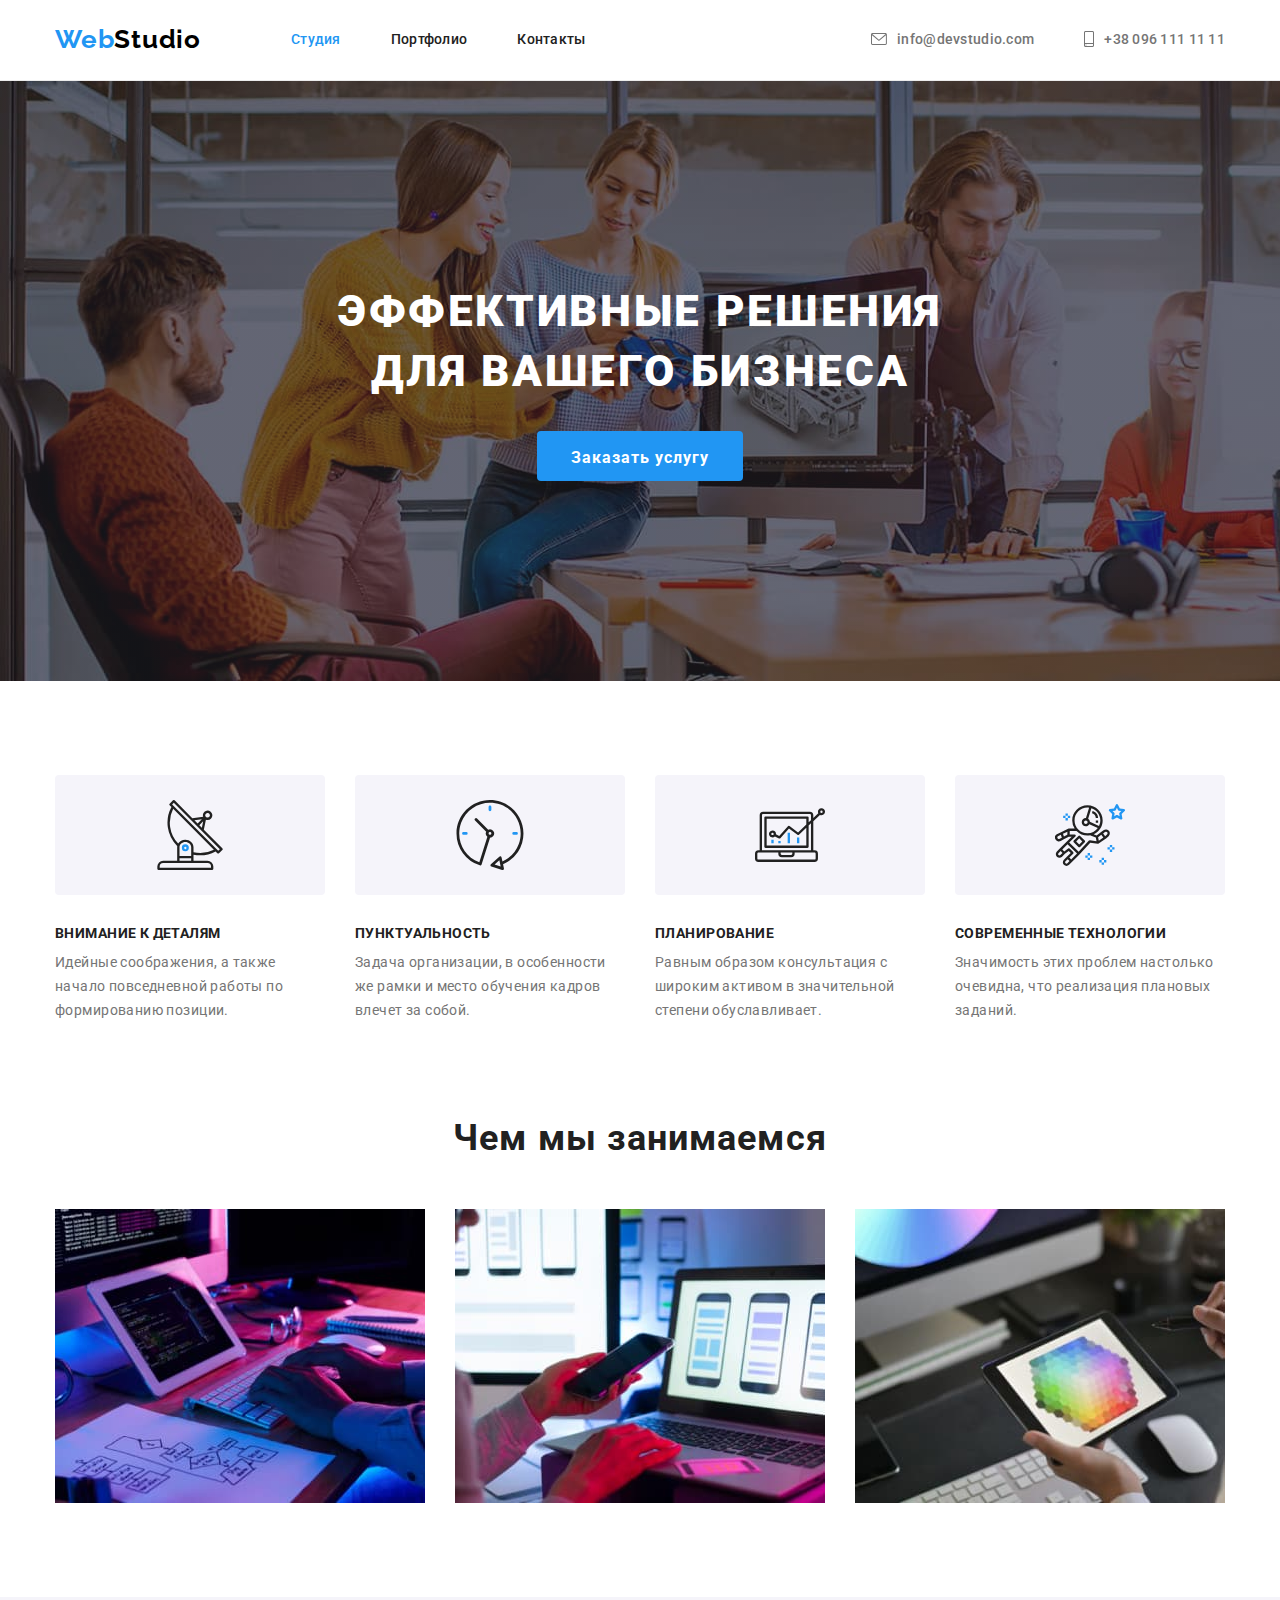
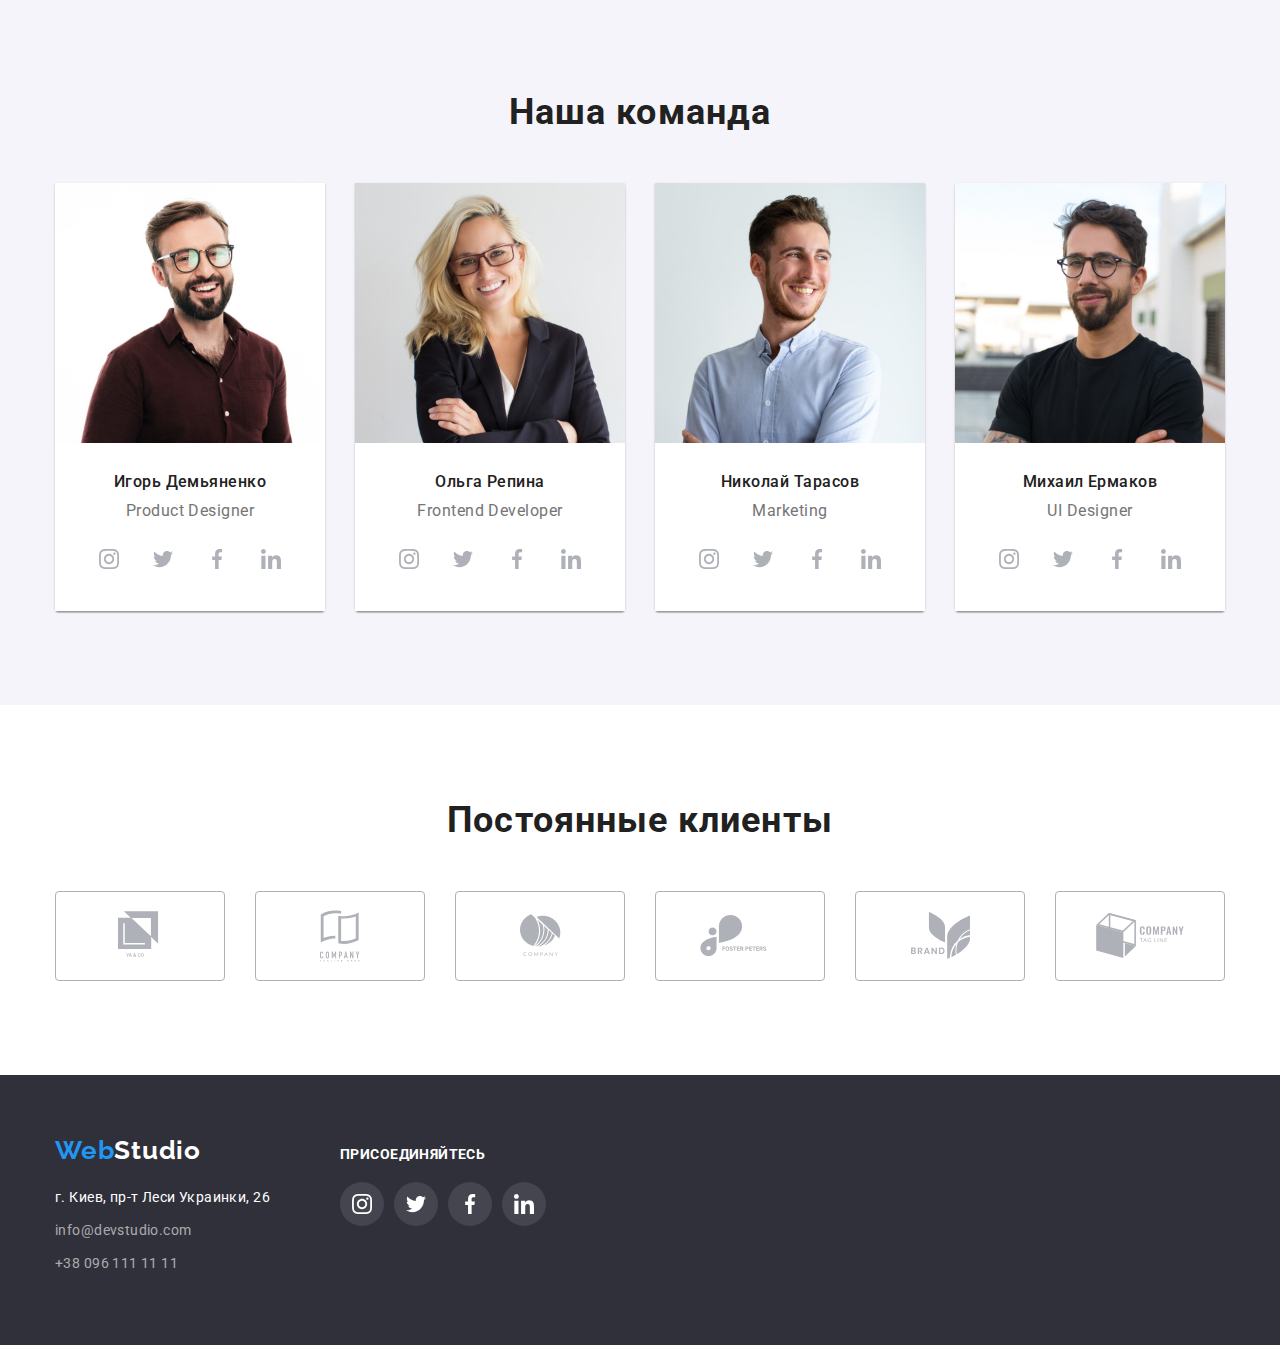
<file: index.html>
<!DOCTYPE html>
<html lang="ru">
<head>
    <meta charset="UTF-8">
    <meta name="viewport" content="width=device-width, initial-scale=1.0">
    <title>WebStudio</title>
    <link rel="stylesheet" href="https://cdnjs.cloudflare.com/ajax/libs/modern-normalize/1.0.0/modern-normalize.min.css">
    <link rel="preconnect" href="https://fonts.gstatic.com">
    <link href="https://fonts.googleapis.com/css2?family=Raleway:wght@700&family=Roboto:wght@400;500;700;900&display=swap" rel="stylesheet">
    <link rel="stylesheet" href="./css/styles.css">
</head>
<body>
    <header class="header ">
        <div class="container">
            <nav class="navigation">
                <a class="logo logo-light-theme" href="#"><span class="logo-accent">Web</span>Studio</a>
                <ul class="navigation-list list">
                    <li class="navigation-item">
                        <a class="navigation-link current" href="index.html" target="_blank">Студия</a>
                    </li>
                    <li class="navigation-item">
                        <a class="navigation-link" href="portfolio.html" target="_blank">Портфолио</a>
                    </li>
                    <li class="navigation-item">
                        <a class="navigation-link" href="#">Контакты</a>
                    </li>
                </ul>
            </nav>
            <address class="address">
                <ul class="address-list list">
                    <li class="address-item">
                        <a class="address-link" href="mailto:info@devstudio.com">
                            <svg class="adress-icon" width="16" height="12">
                                <use href="./images/sprite.svg#envelope"></use>
                            </svg>
                            <span>info@devstudio.com</span>
                        </a>
                    </li>
                    <li class="address-item">
                        <a class="address-link" href="tel:+380961111111">
                            <svg class="adress-icon" width="10px" height="16px">
                                <use href="./images/sprite.svg#smartphone"></use>
                            </svg>
                            <span>+38 096 111 11 11</span></a>
                    </li>
                </ul>
            </address>
        </div>    
    </header>
    <main>

        <!--HERO-->
        <section class="hero section">
            <div class="container">
                <h1 class="hero-title">Эффективные решения для вашего бизнеса</h1>
                <button class="modal-btn" type="button">Заказать услугу</button>
            </div>
        </section>

        <!--Our principles-->
        <section class="principles section">
            <div class="container">
                <h2 class="principles visually-hidden">Нашы принципы</h2>
                <ul class="principles-list list">
                    <li class="principles-item">
                        <div class=principles-icon-container>
                            <svg class="priciples-icon">
                                <use href="./images/sprite.svg#antenna"></use>
                            </svg>
                        </div>
                            <h3 class="principles-item-title">Внимание к деталям</h3>
                        <p class="principles-item-text">Идейные соображения, а также начало повседневной работы по формированию позиции.</p>
                    </li>
                    <li class="principles-item">
                        <div class=principles-icon-container>
                            <svg class="priciples-icon">
                                <use href="./images/sprite.svg#clock"></use>
                            </svg>
                        </div>
                        <h3 class="principles-item-title">Пунктуальность</h3>
                        <p class="principles-item-text">Задача организации, в особенности же рамки и место обучения кадров влечет за собой.</p>
                    </li>
                    <li class="principles-item">
                        <div class=principles-icon-container>
                            <svg class="priciples-icon">
                                <use href="./images/sprite.svg#diagram"></use>
                            </svg>
                        </div>
                        <h3 class="principles-item-title">Планирование</h3>
                        <p class="principles-item-text">Равным образом консультация с широким активом в значительной степени обуславливает.</p>
                    </li>
                    <li class="principles-item">
                        <div class=principles-icon-container>
                            <svg class="priciples-icon">
                                <use href="./images/sprite.svg#astronaut"></use>
                            </svg>
                        </div>
                        <h3 class="principles-item-title">Современные технологии</h3>
                        <p class="principles-item-text">Значимость этих проблем настолько очевидна, что реализация плановых заданий.</p>
                    </li>
                </ul>
            </div>
        </section>

        <!--What we are doing-->
        <section class="work">
            <div class="container">
                <h2 class="work-title title">Чем мы занимаемся</h2>
                <ul class="work-list list">
                    <li class="work-item">
                        <a class="work-link">
                            <img class="work-link-img" src="./images/what-we-do1.jpg" alt="набор кода на планшете через клавиатуру и часть монитора" width="370" height="294">
                        </a>
                    </li>
                    <li class="work-item">
                        <a class="work-link">
                            <img class="work-link-img" src="./images/what-we-do2.jpg" alt="телефон и три макета телефонов на ноутбуке" width="370" height="294">
                        </a>
                    </li>
                    <li class="work-item">
                        <a class="work-link">
                            <img class="work-link-img" src="./images/what-we-do3.jpg" alt="цветовая палитра на планшете и часть монитора" width="370" height="294">
                        </a>
                    </li>
                </ul>
            </div>
        </section>

        <!--Our team-->
        <section class="team section">
            <div class="container">
                <h2 class="team-title title">Наша команда</h2>
                <ul class="team-members list">
                    <li class="team-member">
                        <img class="team-member-img" src="./images/member1.jpg" alt="мужчина в бордовой рубашке" width="270" height="260">
                        <div class="team-member-wrapper">    
                            <h3 class="team-member-name">Игорь Демьяненко</h3>
                            <p class="team-member-position" lang="en">Product Designer</p>
                            <ul class="social-list list">
                                <li class="social-list-item">
                                    <a class="social-list-link" href="#" target="_blank">
                                        <svg class="social-list-icon">
                                            <use href="./images/sprite.svg#instagram"></use>
                                        </svg>
                                    </a>    
                                </li>

                                <li class="social-list-item">
                                    <a class="social-list-link" href="#" target="_blank">
                                        <svg class="social-list-icon">
                                            <use href="./images/sprite.svg#twitter"></use>
                                        </svg>
                                    </a>    
                                </li>

                                <li class="social-list-item">
                                    <a class="social-list-link" href="#" target="_blank">
                                        <svg class="social-list-icon">
                                            <use href="./images/sprite.svg#facebook"></use>
                                        </svg>
                                    </a>    
                                </li>

                                <li class="social-list-item">
                                    <a class="social-list-link" href="#" target="_blank">
                                        <svg class="social-list-icon">
                                            <use href="./images/sprite.svg#linkedin"></use>
                                        </svg>
                                    </a>    
                                </li>
                            </ul>
                        </div>
                    </li>
                    <li class="team-member">
                        <img class="team-member-img" src="./images/member2.jpg" alt="девушка в костюме" width="270" height="260">
                        <div class="team-member-wrapper">
                            <h3 class="team-member-name">Ольга Репина</h3>
                            <p class="team-member-position" lang="en">Frontend Developer</p>
                            <ul class="social-list list">
                                <li class="social-list-item">
                                    <a class="social-list-link" href="#" target="_blank">
                                        <svg class="social-list-icon">
                                            <use href="./images/sprite.svg#instagram"></use>
                                        </svg>
                                    </a>    
                                </li>
                                <li class="social-list-item">
                                    <a class="social-list-link" href="#" target="_blank">
                                        <svg class="social-list-icon">
                                            <use href="./images/sprite.svg#twitter"></use>
                                        </svg>
                                    </a>    
                                </li>
                                <li class="social-list-item">
                                    <a class="social-list-link" href="#" target="_blank">
                                        <svg class="social-list-icon">
                                            <use href="./images/sprite.svg#facebook"></use>
                                        </svg>
                                    </a>    
                                </li>
                                <li class="social-list-item">
                                    <a class="social-list-link" href="#" target="_blank">
                                        <svg class="social-list-icon">
                                            <use href="./images/sprite.svg#linkedin"></use>
                                        </svg>
                                    </a>    
                                </li>
                            </ul>
                        </div>
                    </li>
                    <li class="team-member">
                        <img class="team-member-img" src="./images/member3.jpg" alt="мужчина в светлой рубашке" width="270" height="260">
                        <div class="team-member-wrapper">
                            <h3 class="team-member-name">Николай Тарасов</h3>
                            <p class="team-member-position" lang="en">Marketing</p>
                            <ul class="social-list list">
                                <li class="social-list-item">
                                    <a class="social-list-link" href="#" target="_blank">
                                        <svg class="social-list-icon">
                                            <use href="./images/sprite.svg#instagram"></use>
                                        </svg>
                                    </a>    
                                </li>
                                <li class="social-list-item">
                                    <a class="social-list-link" href="#" target="_blank">
                                        <svg class="social-list-icon">
                                            <use href="./images/sprite.svg#twitter"></use>
                                        </svg>
                                    </a>    
                                </li>
                                <li class="social-list-item">
                                    <a class="social-list-link" href="#" target="_blank">
                                        <svg class="social-list-icon">
                                            <use href="./images/sprite.svg#facebook"></use>
                                        </svg>
                                    </a>    
                                </li>
                                <li class="social-list-item">
                                    <a class="social-list-link" href="#" target="_blank">
                                        <svg class="social-list-icon">
                                            <use href="./images/sprite.svg#linkedin"></use>
                                        </svg>
                                    </a>    
                                </li>
                            </ul>
                        </div>
                    </li>
                    <li class="team-member">
                        <img class="team-member-img" src="./images/member4.jpg" alt="мужчина в черной футболке" width="270" height="260">
                        <div class="team-member-wrapper">
                            <h3 class="team-member-name">Михаил Ермаков</h3>
                            <p class="team-member-position" lang="en">UI Designer</p>
                            <ul class="social-list list">
                                <li class="social-list-item">
                                    <a class="social-list-link" href="#" target="_blank">
                                        <svg class="social-list-icon">
                                            <use href="./images/sprite.svg#instagram"></use>
                                        </svg>
                                    </a>    
                                </li>
                                <li class="social-list-item">
                                    <a class="social-list-link" href="#" target="_blank">
                                        <svg class="social-list-icon">
                                            <use href="./images/sprite.svg#twitter"></use>
                                        </svg>
                                    </a>    
                                </li>
                                <li class="social-list-item">
                                    <a class="social-list-link" href="#" target="_blank">
                                        <svg class="social-list-icon">
                                            <use href="./images/sprite.svg#facebook"></use>
                                        </svg>
                                    </a>    
                                </li>
                                <li class="social-list-item">
                                    <a class="social-list-link" href="#" target="_blank">
                                        <svg class="social-list-icon">
                                            <use href="./images/sprite.svg#linkedin"></use>
                                        </svg>
                                    </a>    
                                </li>
                            </ul>
                        </div>
                    </li>
                    </ul>
                </div>
        </section>

        <!--Regular customers-->
        <section class="customers section">
            <div class="container">
                <h2 class="customers-title title">Постоянные клиенты</h2>
                <ul class="customers-list list">
                    <li class="customers-list-item">
                        <a class="customers-list-link">
                            <svg class="customers-list-icon" width="44.27" height="49.23">
                                <use href="./images/sprite.svg#logo-1"></use>
                            </svg>
                        </a>
                    </li>
                    <li class="customers-list-item">
                        <a class="customers-list-link">
                            <svg class="customers-list-icon" width="40" height="52">
                                <use href="./images/sprite.svg#logo-2"></use>
                            </svg>
                        </a>
                    </li>
                    <li class="customers-list-item">
                        <a class="customers-list-link">
                            <svg class="customers-list-icon" width="41" height="42.6">
                                <use href="./images/sprite.svg#logo-3"></use>
                            </svg>
                        </a>
                    </li>
                    <li class="customers-list-item">
                        <a class="customers-list-link">
                            <svg class="customers-list-icon" width="79.66" height="42.02">
                                <use href="./images/sprite.svg#logo-4"></use>
                            </svg>
                        </a>
                    </li>
                    <li class="customers-list-item">
                        <a class="customers-list-link">
                            <svg class="customers-list-icon" width="59" height="47">
                                <use href="./images/sprite.svg#logo-5"></use>
                            </svg>
                        </a>
                    </li>
                    <li class="customers-list-item">
                        <a class="customers-list-link">
                            <svg class="customers-list-icon" width="
                            88.48" height="45.44">
                                <use href="./images/sprite.svg#logo-6"></use>
                            </svg>
                        </a>
                    </li>
                </ul>
            </div>
        </section>
    </main>
    <footer class="footer">
        <div class="container">
            <div class="left-side">
                <a class="logo logo-dark-theme" href="#"><span class="logo-accent">Web</span>Studio</a>
                <address class="footer-address">
                    <ul class="footer-address-list list">
                        <li class="footer-address-item">
                            <a class="footer-address-link" href="https://goo.gl/maps/bqmVGnzdGQUrFETBA" target="_blank">г. Киев, пр-т Леси Украинки, 26</a>
                        </li>
                        <li class="footer-address-item">
                            <a class="footer-address-contact" href="mailto:info@devstudio.com">info@devstudio.com</a>
                        </li>
                        <li class="footer-address-item">
                            <a class="footer-address-contact" href="tel:+380961111111">+38 096 111 11 11</a>
                        </li>
                    </ul>
                </address>
            </div>
           <div class="right-side">
                <p class="right-side-text">Присоединяйтесь</p>
                <ul class="social-list list">
                    <li class="social-list-item">
                        <a class="social-list-link" href="#" target="_blank">
                            <svg class="social-list-icon">
                                <use href="./images/sprite.svg#instagram"></use>
                            </svg>
                        </a>    
                    </li>
                    <li class="social-list-item">
                        <a class="social-list-link" href="#" target="_blank">
                            <svg class="social-list-icon">
                                <use href="./images/sprite.svg#twitter"></use>
                            </svg>
                        </a>    
                    </li>
                    <li class="social-list-item">
                        <a class="social-list-link" href="#" target="_blank">
                            <svg class="social-list-icon">
                                <use href="./images/sprite.svg#facebook"></use>
                            </svg>
                        </a>    
                    </li>
                    <li class="social-list-item">
                        <a class="social-list-link" href="#" target="_blank">
                            <svg class="social-list-icon">
                                <use href="./images/sprite.svg#linkedin"></use>
                            </svg>
                        </a>    
                    </li>
                </ul>
            </div> 
        </div>
    </footer>
</body>
</html>
</file>
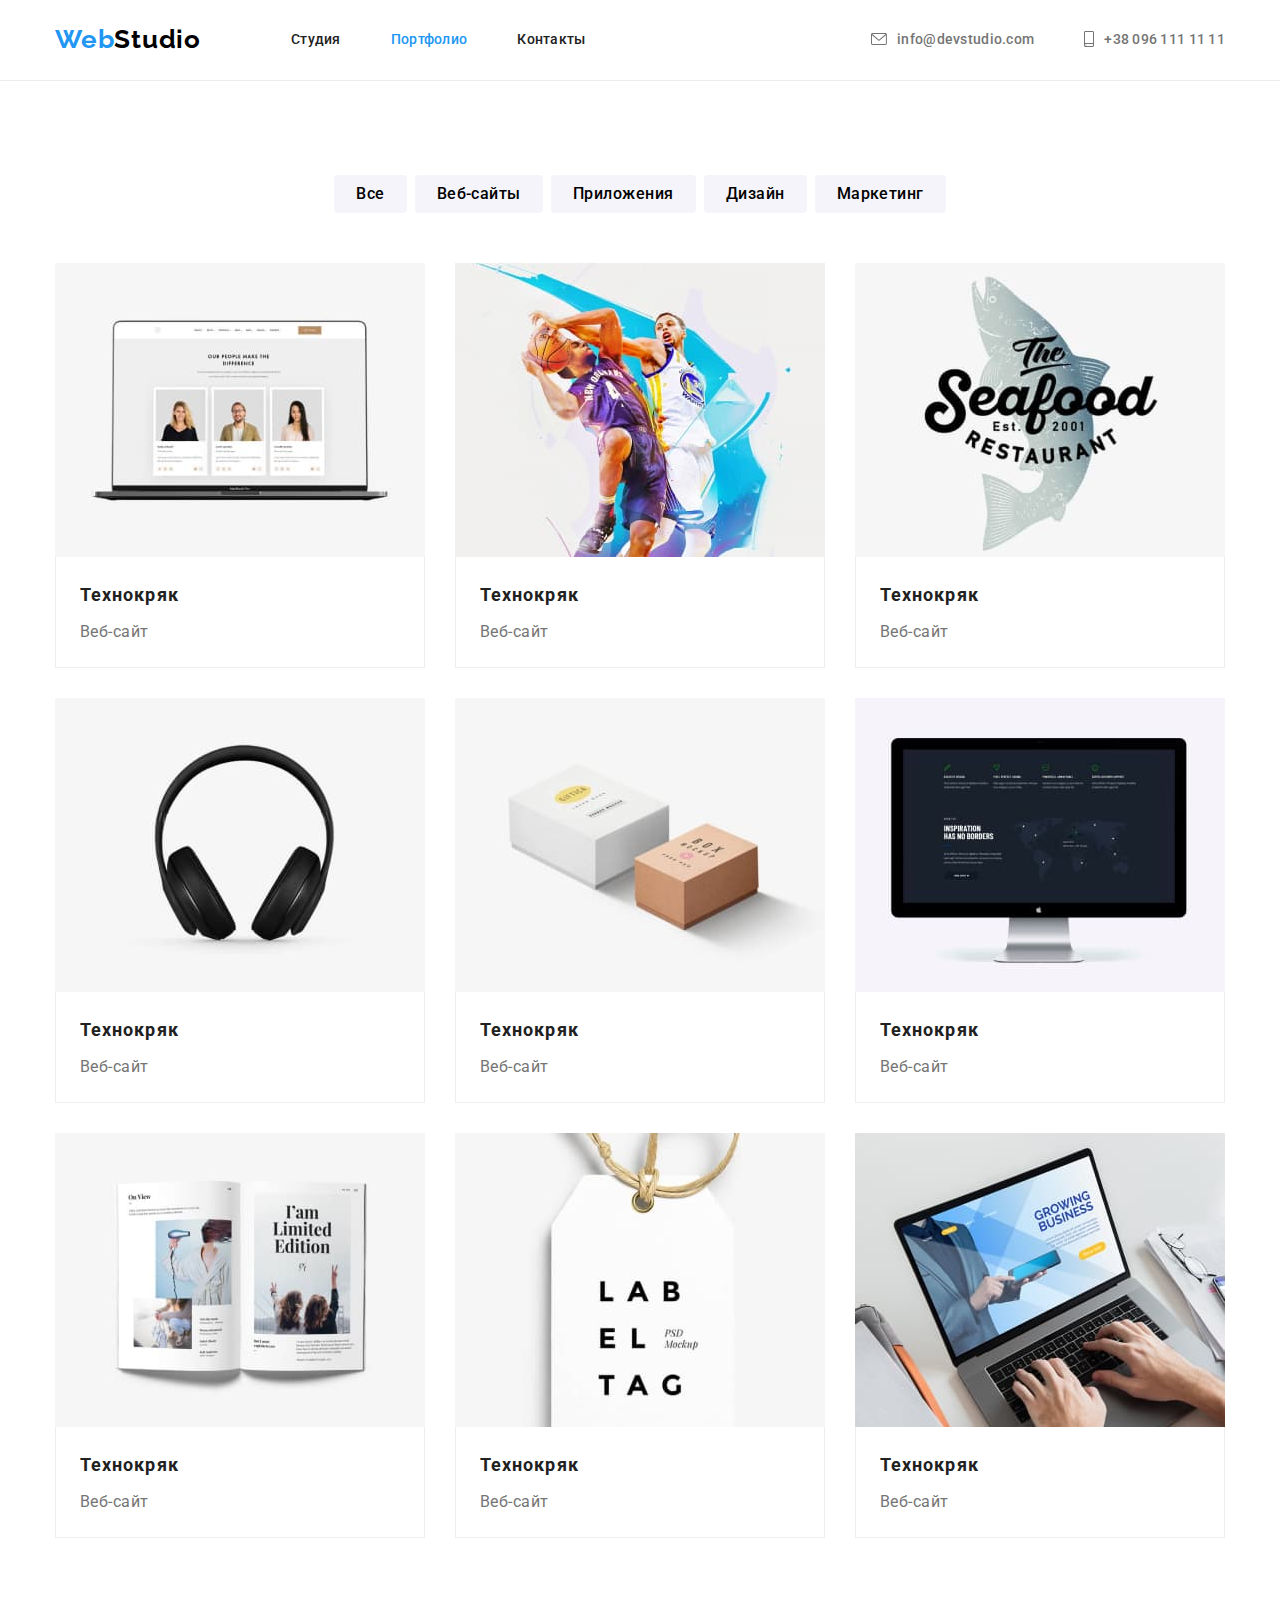
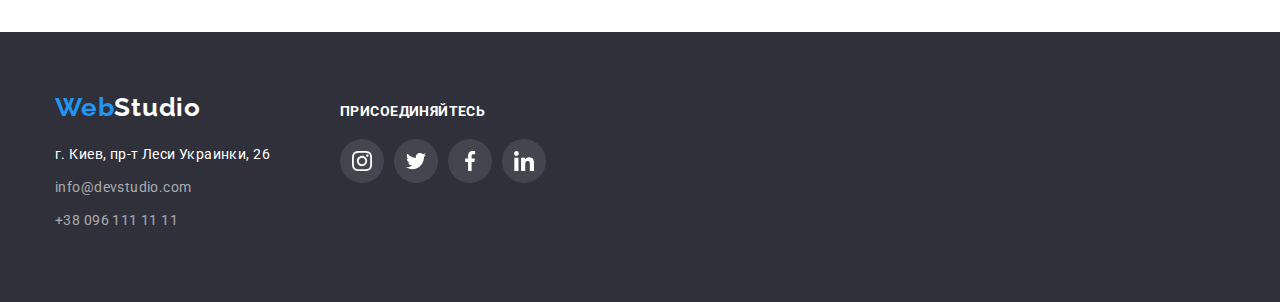
<file: portfolio.html>
<!DOCTYPE html>
<html lang="ru">
<head>
    <meta charset="UTF-8">
    <meta name="viewport" content="width=device-width, initial-scale=1.0">
    <title>WebStudio</title>
    <link rel="stylesheet" href="https://cdnjs.cloudflare.com/ajax/libs/modern-normalize/1.0.0/modern-normalize.min.css">
    <link rel="preconnect" href="https://fonts.gstatic.com">
    <link href="https://fonts.googleapis.com/css2?family=Raleway:wght@700&family=Roboto:wght@400;500;700;900&display=swap" rel="stylesheet">
    <link rel="stylesheet" href="./css/styles.css">
</head>
<body>
    <header class="header ">
        <div class="container">
            <nav class="navigation">
                <a class="logo logo-light-theme" href="#"><span class="logo-accent">Web</span>Studio</a>
                <ul class="navigation-list list">
                    <li class="navigation-item">
                        <a class="navigation-link" href="index.html" target="_blank">Студия</a>
                    </li>
                    <li class="navigation-item">
                        <a class="navigation-link current" href="portfolio.html">Портфолио</a>
                    </li>
                    <li class="navigation-item">
                        <a class="navigation-link" href="#">Контакты</a>
                    </li>
                </ul>
            </nav>
            <address class="address">
                <ul class="address-list list">
                    <li class="address-item">
                        <a class="address-link" href="mailto:info@devstudio.com">
                            <svg class="adress-icon" width="16" height="12">
                                <use href="./images/sprite.svg#envelope"></use>
                            </svg>
                            <span>info@devstudio.com</span>
                        </a>
                    </li>
                    <li class="address-item">
                        <a class="address-link" href="tel:+380961111111">
                            <svg class="adress-icon" width="10" height="16">
                                <use href="./images/sprite.svg#smartphone"></use>
                            </svg>
                            <span>+38 096 111 11 11</span></a>
                    </li>
                </ul>
            </address>
        </div>    
    </header>
    <main class="main">
        <!--Portfolio --> 
        <section class="portfolio section">
            <div class="container">
                <h1 class="portfolio-title visually-hidden">Портфолио</h1>
                <ul class="filter-list list">
                    <li class="filter-item">
                        <button class="filter-btn" type="button">Все</button>
                    </li>

                    <li class="filter-item">
                        <button class="filter-btn" type="button">Веб-сайты</button>
                    </li>

                    <li class="filter-item">
                        <button class="filter-btn" type="button">Приложения</button>
                    </li>

                    <li class="filter-item">
                        <button class="filter-btn" type="button">Дизайн</button>
                    </li>

                    <li class="filter-item">
                        <button class="filter-btn" type="button">Маркетинг</button>
                    </li>
                </ul>
                <ul class="portfolio-list list">
                    <li class="portfolio-item">
                        <a class="portfolio-item-link">
                        <article class="portfolio-item-card">
                            <div class="portfolio-item-card-thumb">
                                <img src="./images/portfolio/project1.jpg" alt="пример веб-сайта" width="370" height="294">
                            </div>
                            <div class="portfolio-item-wrapper"> 
                                <h2 class="portfolio-item-name">Технокряк</h2>
                                <p class="portfolio-description">Веб-сайт</p>
                            </div>
                        </article>
                        </a>
                    </li>

                    <li class="portfolio-item">
                        <a class="portfolio-item-link">
                        <article class="portfolio-item-card">
                            <div class="portfolio-item-card-thumb">
                                <img src="./images/portfolio/project2.jpg" alt="пример веб-сайта" width="370" height="294">
                            </div>
                            <div class="portfolio-item-wrapper"> 
                                <h2 class="portfolio-item-name">Технокряк</h2>
                                <p class="portfolio-description">Веб-сайт</p>
                            </div>
                        </article>
                        </a>
                    </li>

                    <li class="portfolio-item">
                        <a class="portfolio-item-link">
                        <article class="portfolio-item-card">
                            <div class="portfolio-item-card-thumb">
                                <img src="./images/portfolio/project3.jpg" alt="пример веб-сайта" width="370" height="294">
                            </div>
                            <div class="portfolio-item-wrapper"> 
                                <h2 class="portfolio-item-name">Технокряк</h2>
                                <p class="portfolio-description">Веб-сайт</p>
                            </div>
                        </article>
                        </a>
                    </li>   

                    <li class="portfolio-item">
                        <a class="portfolio-item-link">
                        <article class="portfolio-item-card">
                            <div class="portfolio-item-card-thumb">
                                <img src="./images/portfolio/project4.jpg" alt="пример веб-сайта" width="370" height="294">
                            </div>
                            <div class="portfolio-item-wrapper"> 
                                <h2 class="portfolio-item-name">Технокряк</h2>
                                <p class="portfolio-description">Веб-сайт</p>
                            </div>
                        </article>
                        </a>
                    </li>  
                            
                    <li class="portfolio-item">
                        <a class="portfolio-item-link">
                        <article class="portfolio-item-card">
                            <div class="portfolio-item-card-thumb">
                                <img src="./images/portfolio/project5.jpg" alt="пример веб-сайта" width="370" height="294">
                            </div>
                            <div class="portfolio-item-wrapper"> 
                                <h2 class="portfolio-item-name">Технокряк</h2>
                                <p class="portfolio-description">Веб-сайт</p>
                            </div>
                        </article>
                        </a>
                    </li>

                    <li class="portfolio-item">
                        <a class="portfolio-item-link">
                        <article class="portfolio-item-card">
                            <div class="portfolio-item-card-thumb">
                                <img src="./images/portfolio/project6.jpg" alt="пример веб-сайта" width="370" height="294">
                            </div>
                            <div class="portfolio-item-wrapper"> 
                                <h2 class="portfolio-item-name">Технокряк</h2>
                                <p class="portfolio-description">Веб-сайт</p>
                            </div>
                        </article>
                        </a>
                    </li>

                    <li class="portfolio-item">
                        <a class="portfolio-item-link">
                        <article class="portfolio-item-card">
                            <div class="portfolio-item-card-thumb">
                                <img src="./images/portfolio/project7.jpg" alt="пример веб-сайта" width="370" height="294">
                            </div>
                            <div class="portfolio-item-wrapper"> 
                                <h2 class="portfolio-item-name">Технокряк</h2>
                                <p class="portfolio-description">Веб-сайт</p>
                            </div>
                        </article>
                        </a>
                    </li>

                    <li class="portfolio-item">
                        <a class="portfolio-item-link">
                        <article class="portfolio-item-card">
                            <div class="portfolio-item-card-thumb">
                                <img src="./images/portfolio/project8.jpg" alt="пример веб-сайта" width="370" height="294">
                            </div>
                            <div class="portfolio-item-wrapper"> 
                                <h2 class="portfolio-item-name">Технокряк</h2>
                                <p class="portfolio-description">Веб-сайт</p>
                            </div>
                        </article>
                        </a>
                    </li>

                    <li class="portfolio-item">
                        <a class="portfolio-item-link">
                        <article class="portfolio-item-card">
                            <div class="portfolio-item-card-thumb">
                                <img src="./images/portfolio/project9.jpg" alt="пример веб-сайта" width="370" height="294">
                            </div>
                            <div class="portfolio-item-wrapper"> 
                                <h2 class="portfolio-item-name">Технокряк</h2>
                                <p class="portfolio-description">Веб-сайт</p>
                            </div>
                        </article>
                        </a>
                    </li>           
                </ul>
            </div>
        </section>
    </main>
    <footer class="footer">
        <div class="container">
            <div class="left-side">
                <a class="logo logo-dark-theme" href="#"><span class="logo-accent">Web</span>Studio</a>
                <address class="footer-address">
                    <ul class="footer-address-list list">
                        <li class="footer-address-item">
                            <a class="footer-address-link" href="https://goo.gl/maps/bqmVGnzdGQUrFETBA" target="_blank">г. Киев, пр-т Леси Украинки, 26</a>
                        </li>
                        <li class="footer-address-item">
                            <a class="footer-address-contact" href="mailto:info@devstudio.com">info@devstudio.com</a>
                        </li>
                        <li class="footer-address-item">
                            <a class="footer-address-contact" href="tel:+380961111111">+38 096 111 11 11</a>
                        </li>
                    </ul>
                </address>
            </div>
           <div class="right-side">
                <p class="right-side-text">Присоединяйтесь</p>
                <ul class="social-list list">
                    <li class="social-list-item">
                        <a class="social-list-link" href="#" target="_blank">
                            <svg class="social-list-icon">
                                <use href="./images/sprite.svg#instagram"></use>
                            </svg>
                        </a>    
                    </li>
                    <li class="social-list-item">
                        <a class="social-list-link" href="#" target="_blank">
                            <svg class="social-list-icon">
                                <use href="./images/sprite.svg#twitter"></use>
                            </svg>
                        </a>    
                    </li>
                    <li class="social-list-item">
                        <a class="social-list-link" href="#" target="_blank">
                            <svg class="social-list-icon">
                                <use href="./images/sprite.svg#facebook"></use>
                            </svg>
                        </a>    
                    </li>
                    <li class="social-list-item">
                        <a class="social-list-link" href="#" target="_blank">
                            <svg class="social-list-icon">
                                <use href="./images/sprite.svg#linkedin"></use>
                            </svg>
                        </a>    
                    </li>
                </ul>
            </div> 
        </div>
    </footer>
</body>
</html>
</file>
<file: css/styles.css>
:root{
    --main-font: 'Roboto', sans-serif;
    --secondary-font: 'Raleway', sans-serif;
    --main-color: #212121;
    --secondary-color: #757575;
    --accent-color: #2196F3;
    --portfolio-set-gap: 30px;
}


/*======================== COMPONENTS ========================*/

body{
    font-family: var(--main-font);
    color: var(--main-color);
}

.logo{
    font-family: var(--secondary-font);
    font-weight: 700;
    font-size: 26px;
    line-height: 1.192;
    letter-spacing: 0.03em;
    text-decoration: none;
    color: var(--main-color);
}

.logo-accent{
    color: var(--accent-color);
}

.list{
    list-style: none;
}

h1,
h2,
h3,
h4,
h5,
h6{
    margin: 0;
}

ul{
    margin: 0;
    padding: 0;
}

p{
    margin: 0;
}

img{
    display: block;
}

.container{
    width: 1200px;
    padding: 0 15px;
    margin: 0 auto;
}

.section{    
    padding-top: 94px;
    padding-bottom: 94px;
}

.modal-btn{
    font-family: var(--main-font);
    font-weight: 700;
    font-size: 16px;
    line-height: 1.875;
    text-align: center;
    letter-spacing: 0.06em;
}

.filter-btn:hover,
.filter-btn:focus{
    color: #FFFFFF;
    background-color: var(--accent-color);
} 

.title{
    margin-bottom: 50px;
    font-weight: 700;
    font-size: 36px;
    line-height: 1.167;
    text-align: center;
    letter-spacing: 0.03em;
    }

.visually-hidden {
    position: absolute;
    width: 1px;
    height: 1px;
    margin: -1px;
    border: 0;
    padding: 0;
     
    white-space: nowrap;
    clip-path: inset(100%);
    clip: rect(0 0 0 0);
    overflow: hidden;
}

/*======================== END COMPONENTS ========================*/

/*======================== HEADER ========================*/

.header .container{
    display: flex;
    align-items: center;
}
.header{
    padding-top: 24px;
    padding-bottom: 25px;
    border-bottom: 1px solid #ECECEC;
}

.navigation{
    display: flex;
    align-items: center;
}

.navigation-list{
    display: flex;
    align-items: center;
}

.address-list{
    display: flex;
    align-items: center;
}

.header .logo{
    margin-right: 90px;
}

.navigation-item:not(:last-child){
    margin-right: 50px;
}

.address{
    margin-left: auto;
}

.address-item:not(:last-child){
    margin-right: 50px;
}

.logo-light-theme{
    color: #000000;
}

.navigation-link,
.address-link{
    display: flex;
    align-items: center;

    font-style: normal;
    font-weight: 500;
    font-size: 14px;
    line-height: 1.143;
    letter-spacing: 0.02em;
    text-decoration: none;
    color: var(--main-color);
}

.adress-icon{
    margin-right: 10px;
    fill: #757575;
}

.address-link:hover .adress-icon,
.address-link:focus .adress-icon{
    fill: var(--accent-color);
}

.navigation-link:hover,
.navigation-link:focus,
.address-link:hover,
.address-link:focus{
    color: var(--accent-color);
}

.address-link{
    color: var(--secondary-color);
}

.navigation-link.current{
    color: var(--accent-color);
}

/*======================== END HEADER ========================*/

/*======================== HERO ========================*/
.hero{
    padding-top: 200px;
    padding-bottom: 200px;
    background-color: #2F303A;
    background-image: linear-gradient(rgba(47, 48, 58, 0.4), rgba(47, 48, 58, 0.4)),
    url('../images/bg-hero.jpg');
    background-repeat: no-repeat;
    background-size: cover;
}

.hero-title{
    max-width: 696px;
    min-height: 120px;
    margin-right: auto;
    margin-bottom: 30px;
    margin-left: auto;

    font-weight: 900;
    font-size: 44px;
    line-height: 1.367;
    letter-spacing: 0.06em;
    text-transform: uppercase;
    text-align: center;
    color: #FFFFFF;
}

.hero .modal-btn{
    display: block;
    padding: 10px 32px;
    margin: auto;

    min-width: 200px;
    height: 50px;
    color: #FFFFFF;
    background-color: var(--accent-color);
    cursor: pointer;
    border-color: transparent;
    border-radius: 4px;

}

/*======================== END HERO ========================*/

/*======================== OUR PRINCIPLES ========================*/

.principles-list{
    display: flex;
}

.principles-item{
    width: 270px;
}

.principles-icon-container{
    display: flex;
    align-items: center;
    justify-content: center;
    margin-bottom:30px;

    min-width: 270px;
    min-height: 120px;
    background-color: #F5F4FA;
    border-radius: 4px;
}

.priciples-icon{
    display: block;
    width: 70px;
    height: 70px;
}

.principles-item:not(:last-child){
    margin-right: 30px;
}

.principles-item-title{
    margin-bottom: 10px;

    font-weight: 700;
    font-size: 14px;
    line-height: 1.143;
    letter-spacing: 0.03em;
    text-transform: uppercase;
}

.principles-item-text{
    font-size: 14px;
    line-height: 1.714;
    letter-spacing: 0.03em;
    color:var(--secondary-color);
}

/*======================== END OUR PRINCIPLES ========================*/

/*======================== WHAT WE ARE DOING ========================*/

.work{
    padding-bottom: 94px;
}

.work-list{
    display: flex;
    justify-content: space-between;
}

/*======================== END WHAT WE ARE DOING ========================*/

/*======================== OUR TEAM ========================*/
.team{
    background-color: #F5F4FA;
}

.team-members{
    display: flex;
    justify-content: space-between;
}

.team-member{
    box-shadow: 0px 1px 3px rgba(0, 0, 0, 0.12), 0px 1px 1px rgba(0, 0, 0, 0.14), 0px 2px 1px rgba(0, 0, 0, 0.2);
    border-radius: 0px 0px 4px 4px;
}

.team-member-wrapper{
    padding: 30px 32px;
    background-color: #FFFFFF;
}

.team-member-name{
    margin-bottom: 10px;

    font-weight: 500;
    font-size: 16px;
    line-height: 1.167;
    letter-spacing: 0.03em; 
    text-align: center;
}

.team-member-position{
    margin-bottom: 16px;
    font-size: 16px;
    line-height: 1.167;
    letter-spacing: 0.03em;
    text-align: center; 
    color: var(--secondary-color);
}

.social-list{
    display: flex;
    justify-content: space-between;
}

.social-list-link{
    display: flex;
    justify-content: center;
    align-items: center;
    width: 44px;
    height: 44px;
    border-radius: 50%;
    background-color: #FFFFFF;
}

.social-list-icon{
    width: 20px;
    height: 20px;
    fill: #AFB1B8;
    }

.team .social-list-link:hover,
.team .social-list-link:focus{
    background-color: var(--accent-color);
}

.team .social-list-link:hover .social-list-icon,
.team .social-list-link:focus .social-list-icon{
    fill: #FFFFFF;
}

/*======================== END OUR TEAM ========================*/

/*======================== REGULAR CUSTOMERS ========================*/

.customers-title{
    margin-bottom: 50px;
}

.customers-list{
    display: flex;
    justify-content: space-between;
}

.customers-list-link{
    display: flex;
    align-items: center;
    justify-content: center;
    width: 170px;
    height: 90px;
    border: 1px solid #AFB1B8;
    border-radius: 4px;
}

.customers-list-icon{
    fill: #afb1b8;
}

.customers-list-link:hover .customers-list-icon,
.customers-list-link:focus .customers-list-icon{
    fill: var(--accent-color);
}

.customers-list-link:hover,
.customers-list-link:focus{
    border-color: var(--accent-color);
}

/*======================== END REGULAR CUSTOMERS ========================*/

/*======================== FOOTER ========================*/

.footer{
    padding-top: 60px;
    padding-bottom: 60px;
}

.footer .container{
    display: flex;
    align-items: baseline;
}

.footer .left-side{
    margin-right: 70px;
}

.footer-address-item{
    margin-bottom: 9px;
}

.footer{
    background: #2F303A;
}

.footer .logo-dark-theme{
    display: block;
    margin-bottom: 20px;
    color: #FFFFFF;

}

.footer-address-link,
.footer-address-contact{
    font-style: normal;
    font-weight: 400;
    font-size: 14px;
    line-height: 1.714;
    letter-spacing: 0.03em;
    color: #FFFFFF;
    text-decoration: none;
}

.footer-address-contact{
    color: rgba(255, 255, 255, 0.6);
}

.footer-address-link:hover,
.footer-address-link:focus,
.footer-address-contact:hover,
.footer-address-contact:focus{
    color: var(--accent-color);
}

.footer .social-list-link{
    background-color: rgba(255, 255, 255, 0.1);
}

.right-side-text{
    margin-bottom: 20px;

    font-weight: 700;
    font-size: 14px;
    line-height: 1.143;
    letter-spacing: 0.03em;
    text-transform: uppercase;

    color: #FFFFFF;
}

.footer .social-list-item:not(:last-child){
    margin-right: 10px;
}

.footer .social-list-icon{
    fill: #FFFFFF;
}

.footer .social-list-link:hover,
.footer .social-list-link:focus{
    background-color: var(--accent-color);
}

/*======================== END FOOTER ========================*/

/*======================== PORTFOLIO ========================*/

.filter-list{
    display: flex;
    justify-content: center;
    margin-bottom: 50px;
}

.filter-btn{
    padding: 6px 22px;
    height: 38px;

    font-family: var(--main-font);
    font-weight: 500;
    font-size: 16px;
    line-height: 1.625;
    text-align: center;
    letter-spacing: 0.03em;
    background: #F5F4FA;
    border-radius: 4px;
    border: none;
    cursor: pointer;
}

.filter-btn .all{
    min-width: 73px;
}

.filter-btn .web-sites{
    min-width: 128px;
}

.filter-btn .apps{
    min-width: 145px;
}

.filter-btn .design{
    min-width: 103px;
}

.filter-btn .marketing{
    min-width: 130px;
}

.filter-item:not(:last-child){
    margin-right: 8px;
}

.portfolio-list{
    display: flex;
    flex-wrap: wrap;
    margin-top: calc(-1 * var(--portfolio-set-gap));
    margin-left: calc(-1 * var(--portfolio-set-gap));
}

.portfolio-item{
    flex-basis: calc(100%/3-30px);
    margin-left: var(--portfolio-set-gap);
    margin-top: var(--portfolio-set-gap);
    cursor: pointer;
}

.portfolio-item:hover,
.portfolio-item:focus{
    box-shadow: 0px 1px 1px rgba(0, 0, 0, 0.12), 
    0px 4px 4px rgba(0, 0, 0, 0.06), 
    1px 4px 6px rgba(0, 0, 0, 0.16);
}

/*.portfolio-item{
    width: 370px;
    margin-right: 30px;
    margin-bottom: 30px;
}

.portfolio-item:nth-child(3n+3){
    margin-right: 0;
}

.portfolio-item:nth-last-child(-n+3){
    margin-bottom: 0;
}*/

.portfolio-item-wrapper{
    padding: 20px 24px;
    border-top: none;
    border-right: 1px solid  #EEEEEE;
    border-bottom: 1px solid  #EEEEEE;
    border-left: 1px solid  #EEEEEE;
}

.portfolio-item-name{
    font-weight: 700;
    font-size: 18px;
    line-height: 2;
    letter-spacing: 0.06em;
    margin-bottom: 4px;
}

.portfolio-description{
    font-size: 16px;
    line-height: 1.875;
    letter-spacing: 0.03em;
    color: var(--secondary-color);
}
/*======================== END PORTFOLIO ========================*/
</file>
